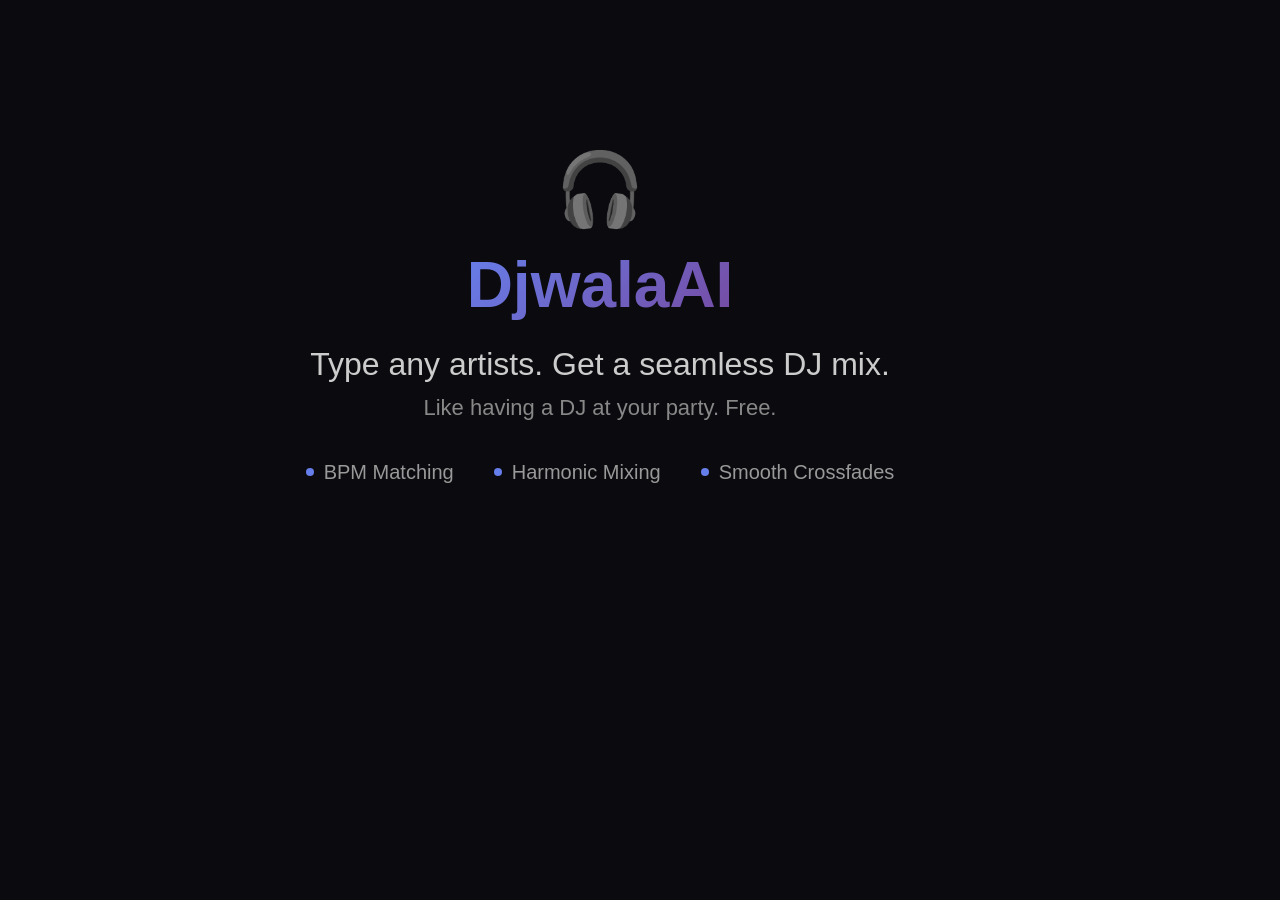
<file: static/og-template.html>
<!DOCTYPE html>
<html>
<head>
<meta charset="UTF-8">
<style>
* { margin: 0; padding: 0; box-sizing: border-box; }
body {
    width: 1200px;
    height: 630px;
    background: #0a0a0f;
    display: flex;
    flex-direction: column;
    align-items: center;
    justify-content: center;
    font-family: -apple-system, BlinkMacSystemFont, 'Segoe UI', sans-serif;
    color: #e0e0e0;
    overflow: hidden;
}
.logo {
    font-size: 72px;
    margin-bottom: 16px;
}
h1 {
    font-size: 64px;
    font-weight: 700;
    background: linear-gradient(135deg, #667eea, #764ba2);
    -webkit-background-clip: text;
    -webkit-text-fill-color: transparent;
    margin-bottom: 24px;
}
.tagline {
    font-size: 32px;
    color: #ccc;
    margin-bottom: 12px;
}
.sub {
    font-size: 22px;
    color: #888;
}
.features {
    display: flex;
    gap: 40px;
    margin-top: 40px;
}
.feature {
    display: flex;
    align-items: center;
    gap: 10px;
    color: #999;
    font-size: 20px;
}
.dot {
    width: 8px;
    height: 8px;
    border-radius: 50%;
    background: #667eea;
}
</style>
</head>
<body>
    <div class="logo">🎧</div>
    <h1>DjwalaAI</h1>
    <div class="tagline">Type any artists. Get a seamless DJ mix.</div>
    <div class="sub">Like having a DJ at your party. Free.</div>
    <div class="features">
        <div class="feature"><span class="dot"></span> BPM Matching</div>
        <div class="feature"><span class="dot"></span> Harmonic Mixing</div>
        <div class="feature"><span class="dot"></span> Smooth Crossfades</div>
    </div>
</body>
</html>
</file>
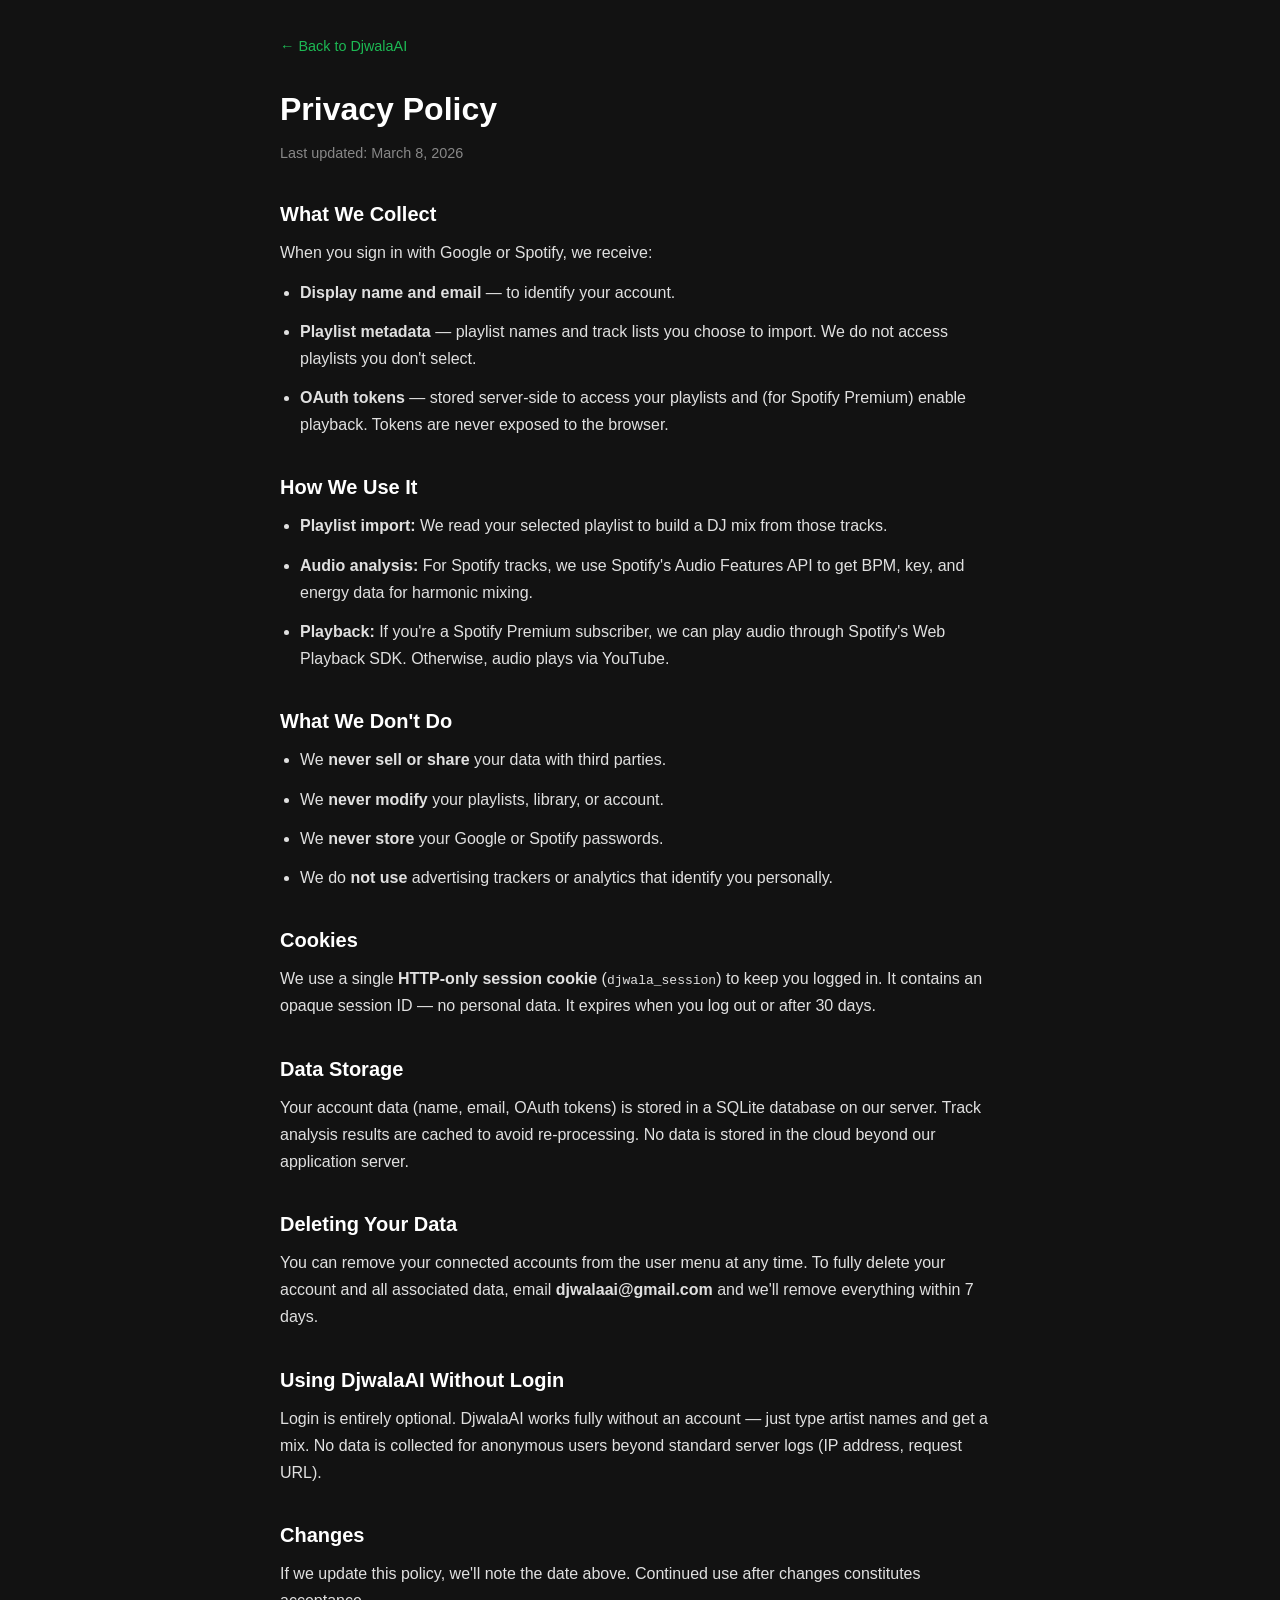
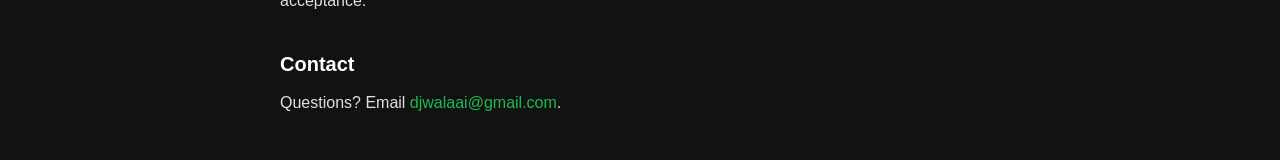
<file: static/privacy.html>
<!DOCTYPE html>
<html lang="en">
<head>
    <meta charset="UTF-8">
    <meta name="viewport" content="width=device-width, initial-scale=1.0">
    <title>Privacy Policy — DjwalaAI</title>
    <meta name="theme-color" content="#121212">
    <style>
        * { margin: 0; padding: 0; box-sizing: border-box; }
        body {
            font-family: 'Inter', -apple-system, BlinkMacSystemFont, sans-serif;
            background: #121212;
            color: #e0e0e0;
            line-height: 1.7;
            padding: 2rem 1rem;
        }
        .container {
            max-width: 720px;
            margin: 0 auto;
        }
        a { color: #1DB954; text-decoration: none; }
        a:hover { text-decoration: underline; }
        h1 {
            font-size: 2rem;
            color: #fff;
            margin-bottom: 0.25rem;
        }
        .subtitle {
            color: #888;
            font-size: 0.9rem;
            margin-bottom: 2rem;
        }
        h2 {
            font-size: 1.25rem;
            color: #fff;
            margin-top: 2rem;
            margin-bottom: 0.5rem;
        }
        p, li { margin-bottom: 0.75rem; }
        ul { padding-left: 1.25rem; }
        .back-link {
            display: inline-block;
            margin-bottom: 1.5rem;
            font-size: 0.9rem;
        }
    </style>
</head>
<body>
    <div class="container">
        <a href="/" class="back-link">&larr; Back to DjwalaAI</a>

        <h1>Privacy Policy</h1>
        <p class="subtitle">Last updated: March 8, 2026</p>

        <h2>What We Collect</h2>
        <p>When you sign in with Google or Spotify, we receive:</p>
        <ul>
            <li><strong>Display name and email</strong> — to identify your account.</li>
            <li><strong>Playlist metadata</strong> — playlist names and track lists you choose to import. We do not access playlists you don't select.</li>
            <li><strong>OAuth tokens</strong> — stored server-side to access your playlists and (for Spotify Premium) enable playback. Tokens are never exposed to the browser.</li>
        </ul>

        <h2>How We Use It</h2>
        <ul>
            <li><strong>Playlist import:</strong> We read your selected playlist to build a DJ mix from those tracks.</li>
            <li><strong>Audio analysis:</strong> For Spotify tracks, we use Spotify's Audio Features API to get BPM, key, and energy data for harmonic mixing.</li>
            <li><strong>Playback:</strong> If you're a Spotify Premium subscriber, we can play audio through Spotify's Web Playback SDK. Otherwise, audio plays via YouTube.</li>
        </ul>

        <h2>What We Don't Do</h2>
        <ul>
            <li>We <strong>never sell or share</strong> your data with third parties.</li>
            <li>We <strong>never modify</strong> your playlists, library, or account.</li>
            <li>We <strong>never store</strong> your Google or Spotify passwords.</li>
            <li>We do <strong>not use</strong> advertising trackers or analytics that identify you personally.</li>
        </ul>

        <h2>Cookies</h2>
        <p>We use a single <strong>HTTP-only session cookie</strong> (<code>djwala_session</code>) to keep you logged in. It contains an opaque session ID — no personal data. It expires when you log out or after 30 days.</p>

        <h2>Data Storage</h2>
        <p>Your account data (name, email, OAuth tokens) is stored in a SQLite database on our server. Track analysis results are cached to avoid re-processing. No data is stored in the cloud beyond our application server.</p>

        <h2>Deleting Your Data</h2>
        <p>You can remove your connected accounts from the user menu at any time. To fully delete your account and all associated data, email <strong>djwalaai@gmail.com</strong> and we'll remove everything within 7 days.</p>

        <h2>Using DjwalaAI Without Login</h2>
        <p>Login is entirely optional. DjwalaAI works fully without an account — just type artist names and get a mix. No data is collected for anonymous users beyond standard server logs (IP address, request URL).</p>

        <h2>Changes</h2>
        <p>If we update this policy, we'll note the date above. Continued use after changes constitutes acceptance.</p>

        <h2>Contact</h2>
        <p>Questions? Email <a href="mailto:djwalaai@gmail.com">djwalaai@gmail.com</a>.</p>
    </div>
</body>
</html>
</file>
